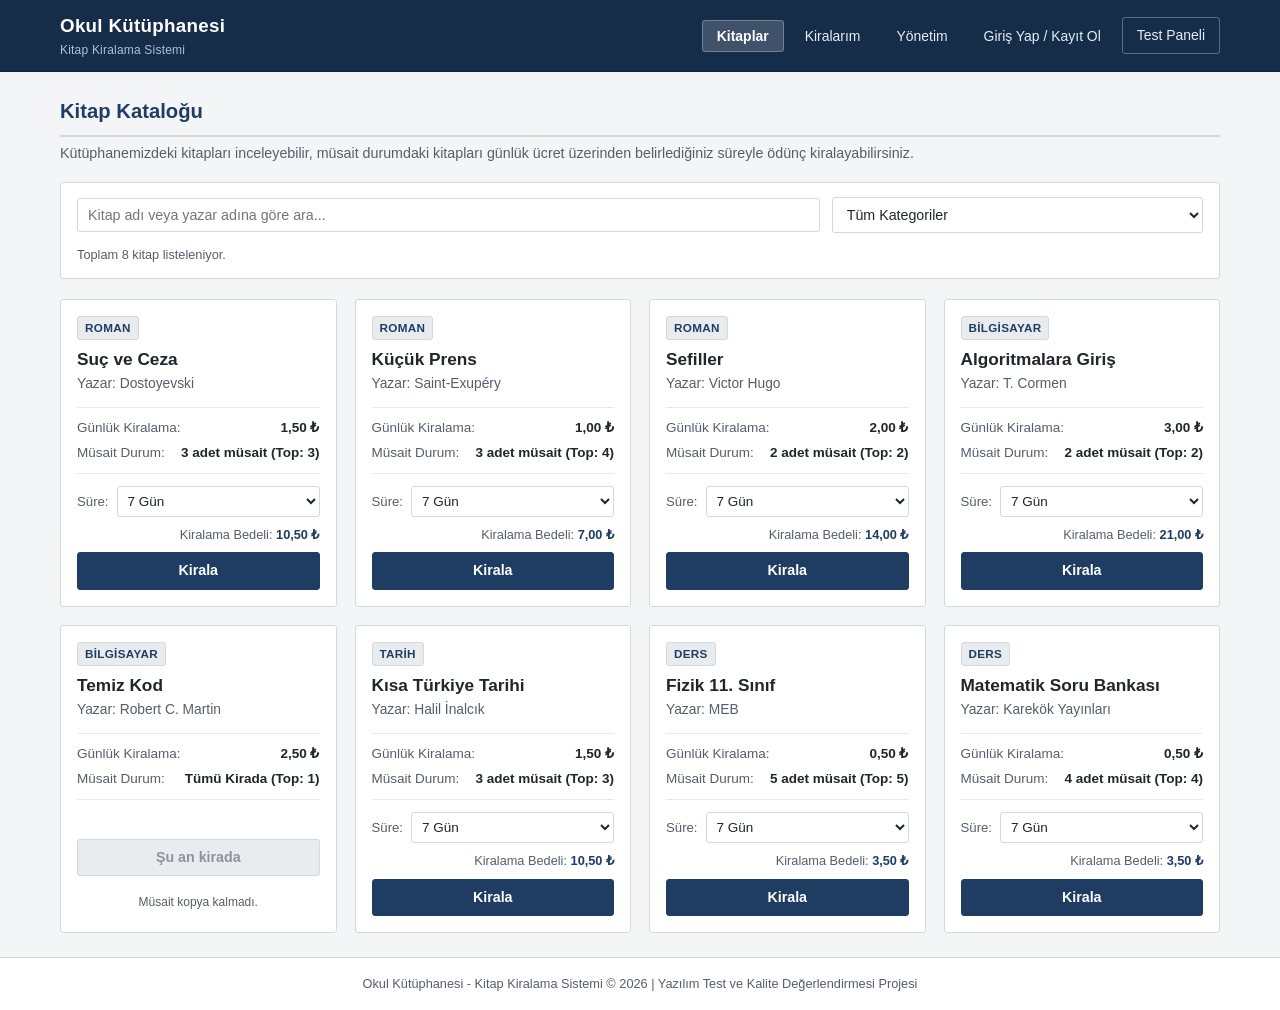
<file: index.html>
<!DOCTYPE html>
<html lang="tr">
<head>
    <meta charset="UTF-8">
    <meta name="viewport" content="width=device-width, initial-scale=1.0">
    <title>Okul Kütüphanesi - Kitap Kiralama Sistemi</title>
    <link rel="stylesheet" href="css/stil.css">
</head>
<body>

    <!-- ÜST BAR (NAVİGASYON) -->
    <header class="ust-bar">
        <div class="ust-bar-icerik">
            <div class="site-baslik-alani">
                <a href="#kitaplar" class="site-ana-baslik" id="logo-link">Okul Kütüphanesi</a>
                <span class="site-alt-baslik">Kitap Kiralama Sistemi</span>
            </div>

            <nav class="ana-menu" aria-label="Ana Menü">
                <button type="button" class="menu-butonu aktif" id="menu-btn-kitaplar" data-hedef="kitaplar">Kitaplar</button>
                <button type="button" class="menu-butonu" id="menu-btn-kiralarim" data-hedef="kiralarim">Kiralarım</button>
                <button type="button" class="menu-butonu" id="menu-btn-yonetim" data-hedef="yonetim">Yönetim</button>
                <button type="button" class="menu-butonu" id="menu-btn-giris" data-hedef="giris">Giriş Yap / Kayıt Ol</button>
                <a href="test_paneli.html" class="menu-linki" id="menu-link-test" title="Yazılım test panelini aç">Test Paneli</a>

                <!-- Giriş Yapmış Kullanıcı Alanı -->
                <div class="kullanici-bilgi-kapsayici" id="kullanici-alani" style="display: none;">
                    <span class="kullanici-etiket">
                        <span class="kullanici-adi-vurgu" id="kullanici-adi-gostergesi">Ahmet Yılmaz</span>
                        <span id="kullanici-rol-gostergesi">(Öğrenci)</span>
                    </span>
                    <button type="button" class="cikis-butonu" id="btn-cikis-yap">Çıkış</button>
                </div>
            </nav>
        </div>
    </header>

    <!-- ANA İÇERİK BÖLÜMÜ -->
    <main class="ana-icerik">

        <!-- ==================== 1. SAYFA: KİTAP KATALOĞU ==================== -->
        <section id="sayfa-kitaplar" class="sayfa-bolumu aktif-sayfa" aria-labelledby="baslik-katalog">
            <h1 class="bolum-basligi" id="baslik-katalog">Kitap Kataloğu</h1>
            <p class="bolum-aciklama">Kütüphanemizdeki kitapları inceleyebilir, müsait durumdaki kitapları günlük ücret üzerinden belirlediğiniz süreyle ödünç kiralayabilirsiniz.</p>

            <!-- Arama ve Kategori Filtresi -->
            <div class="arama-ve-filtre-bari">
                <div class="arama-kutusu-alani">
                    <input type="text" id="katalog-arama-input" class="form-kontrol" placeholder="Kitap adı veya yazar adına göre ara..." aria-label="Kitap veya yazar ara">
                </div>
                <div class="filtre-kutusu-alani">
                    <select id="katalog-kategori-select" class="form-kontrol" aria-label="Kategoriye göre filtrele">
                        <option value="">Tüm Kategoriler</option>
                    </select>
                </div>
                <div class="arama-bilgi-metni" id="katalog-filtre-bilgisi">Toplam 8 kitap listeleniyor.</div>
            </div>

            <!-- Kitap Kartları Grid Alanı -->
            <div class="kitap-grid" id="kitap-listesi-kapsayici">
                <!-- JavaScript ile dinamik olarak doldurulacaktır -->
            </div>
        </section>

        <!-- ==================== 2. SAYFA: GİRİŞ VE KAYIT ==================== -->
        <section id="sayfa-giris" class="sayfa-bolumu" aria-labelledby="baslik-giris-kayit">
            <h1 class="bolum-basligi" id="baslik-giris-kayit">Öğrenci & Yönetici Girişi</h1>
            <p class="bolum-aciklama">Kitap kiralamak veya kütüphane yönetim işlemlerini gerçekleştirmek için lütfen giriş yapınız.</p>

            <!-- Deneme Hesapları Bilgilendirmesi -->
            <div class="deneme-hesaplari-kutusu">
                <strong>Yazılım Testi İçin Hazır Deneme Hesapları:</strong>
                <ul>
                    <li><strong>Öğrenci Hesabı:</strong> Okul No: <code>1001</code> | Şifre: <code>1234</code></li>
                    <li><strong>Yönetici (Kütüphaneci):</strong> Kullanıcı Adı: <code>admin</code> | Şifre: <code>admin123</code></li>
                </ul>
            </div>

            <div class="giris-kayit-izgara">
                <!-- Giriş Yap Kutusu -->
                <div class="panel">
                    <h2 class="panel-baslik">Giriş Yap</h2>
                    <div id="giris-mesaj-kutusu" class="form-mesaj" role="alert"></div>
                    <form id="form-giris" autocomplete="off">
                        <div class="form-satiri">
                            <label for="giris-okul-no">Okul Numarası / Yönetici Adı</label>
                            <input type="text" id="giris-okul-no" class="form-kontrol" placeholder="Örn: 1001 veya admin" required>
                        </div>
                        <div class="form-satiri">
                            <label for="giris-sifre">Şifre</label>
                            <input type="password" id="giris-sifre" class="form-kontrol" placeholder="Şifrenizi giriniz" required>
                        </div>
                        <button type="submit" class="buton" style="width: 100%;">Giriş Yap</button>
                    </form>
                </div>

                <!-- Kayıt Ol Kutusu -->
                <div class="panel">
                    <h2 class="panel-baslik">Yeni Öğrenci Kaydı</h2>
                    <div id="kayit-mesaj-kutusu" class="form-mesaj" role="alert"></div>
                    <form id="form-kayit" autocomplete="off">
                        <div class="form-satiri">
                            <label for="kayit-ad-soyad">Ad Soyad</label>
                            <input type="text" id="kayit-ad-soyad" class="form-kontrol" placeholder="Örn: Zeynep Kaya" required>
                        </div>
                        <div class="form-satiri">
                            <label for="kayit-okul-no">Okul Numarası</label>
                            <input type="text" id="kayit-okul-no" class="form-kontrol" placeholder="Örn: 1042" required>
                            <span class="ipucu">Aynı okul numarasıyla ikinci bir kayıt yapılamaz.</span>
                        </div>
                        <div class="form-satiri">
                            <label for="kayit-sifre">Şifre</label>
                            <input type="password" id="kayit-sifre" class="form-kontrol" placeholder="En az 4 karakter" minlength="4" required>
                            <span class="ipucu">Şifreniz en az 4 karakter uzunluğunda olmalıdır.</span>
                        </div>
                        <button type="submit" class="buton buton-ikincil" style="width: 100%;">Kayıt Ol</button>
                    </form>
                </div>
            </div>
        </section>

        <!-- ==================== 3. SAYFA: KİRALARIM (ÖĞRENCİ) ==================== -->
        <section id="sayfa-kiralarim" class="sayfa-bolumu" aria-labelledby="baslik-kiralarim">
            <h1 class="bolum-basligi" id="baslik-kiralarim">Ödünç Aldığım Kitaplar</h1>
            <p class="bolum-aciklama">Kiraladığınız kitapların alış tarihini, son teslim tarihini, toplam ücretini ve güncel teslim durumunu buradan takip edebilirsiniz.</p>

            <div class="tablo-kapsayici">
                <table class="sade-tablo" aria-label="Kiralanan Kitaplar Tablosu">
                    <thead>
                        <tr>
                            <th>Kitap Adı</th>
                            <th>Alış Tarihi</th>
                            <th>Son Teslim Tarihi</th>
                            <th>Süre</th>
                            <th>Kiralama Ücreti</th>
                            <th>Teslim Durumu</th>
                        </tr>
                    </thead>
                    <tbody id="kiralarim-tablo-govdesi">
                        <!-- JavaScript ile doldurulacaktır -->
                    </tbody>
                </table>
            </div>
        </section>

        <!-- ==================== 4. SAYFA: YÖNETİM PANELİ (YÖNETİCİ) ==================== -->
        <section id="sayfa-yonetim" class="sayfa-bolumu" aria-labelledby="baslik-yonetim">
            <div style="display: flex; justify-content: space-between; align-items: center; flex-wrap: gap: 10px; margin-bottom: 6px;">
                <h1 class="bolum-basligi" id="baslik-yonetim" style="border-bottom: none; margin-bottom: 0; padding-bottom: 0;">Kütüphane Yönetim Paneli</h1>
                <button type="button" class="buton buton-tehlike buton-kucuk" id="btn-verileri-sifirla" title="Tüm verileri başlangıç fabrika durumuna geri alır">Verileri Sıfırla</button>
            </div>
            <p class="bolum-aciklama">Kitap stoğunu güncelleyebilir, yeni kitap ekleyebilir ve teslim bekleyen kiralama işlemlerini kontrol edebilirsiniz.</p>

            <!-- Özet İstatistik Kutuları -->
            <div class="stok-ozet-kutucuklar">
                <div class="ozet-kutusu">
                    <div class="ozet-kutusu-etiket">Toplam Kitap Çeşidi</div>
                    <div class="ozet-kutusu-sayi" id="ozet-toplam-cesit">0</div>
                </div>
                <div class="ozet-kutusu">
                    <div class="ozet-kutusu-etiket">Toplam Kitap Adedi</div>
                    <div class="ozet-kutusu-sayi" id="ozet-toplam-adet">0</div>
                </div>
                <div class="ozet-kutusu">
                    <div class="ozet-kutusu-etiket">Kiradaki Kitap Adedi</div>
                    <div class="ozet-kutusu-sayi" id="ozet-kirada-adet">0</div>
                </div>
                <div class="ozet-kutusu">
                    <div class="ozet-kutusu-etiket">Müsait Kitap Adedi</div>
                    <div class="ozet-kutusu-sayi" id="ozet-musait-adet">0</div>
                </div>
            </div>

            <!-- Yeni Kitap Ekleme Formu -->
            <div class="panel">
                <h2 class="panel-baslik">Yeni Kitap Ekle</h2>
                <form id="form-kitap-ekle" autocomplete="off">
                    <div class="form-grid-3">
                        <div class="form-satiri">
                            <label for="ekle-kitap-adi">Kitap Adı</label>
                            <input type="text" id="ekle-kitap-adi" class="form-kontrol" placeholder="Örn: Nutuk" required>
                        </div>
                        <div class="form-satiri">
                            <label for="ekle-yazar">Yazar</label>
                            <input type="text" id="ekle-yazar" class="form-kontrol" placeholder="Örn: Mustafa Kemal Atatürk" required>
                        </div>
                        <div class="form-satiri">
                            <label for="ekle-kategori">Kategori</label>
                            <input type="text" id="ekle-kategori" class="form-kontrol" placeholder="Örn: Tarih, Roman, Bilgisayar" required>
                        </div>
                    </div>
                    <div class="form-grid-2">
                        <div class="form-satiri">
                            <label for="ekle-adet">Toplam Stok Adedi</label>
                            <input type="number" id="ekle-adet" class="form-kontrol" min="1" step="1" value="1" required>
                        </div>
                        <div class="form-satiri">
                            <label for="ekle-gunluk-ucret">Günlük Kiralama Ücreti (₺)</label>
                            <input type="number" id="ekle-gunluk-ucret" class="form-kontrol" min="0" step="0.25" value="1.00" required>
                        </div>
                    </div>
                    <button type="submit" class="buton">Kitap Ekle</button>
                </form>
            </div>

            <!-- Stok ve Kitap Listesi Tablosu -->
            <div class="panel">
                <h2 class="panel-baslik">Mevcut Kitap Stoğu</h2>
                <div class="tablo-kapsayici">
                    <table class="sade-tablo" aria-label="Kitap Stok Tablosu">
                        <thead>
                            <tr>
                                <th>#ID</th>
                                <th>Kitap Adı</th>
                                <th>Yazar</th>
                                <th>Kategori</th>
                                <th>Günlük Ücret</th>
                                <th>Toplam Adet</th>
                                <th>Kirada</th>
                                <th>Müsait</th>
                                <th>İşlem</th>
                            </tr>
                        </thead>
                        <tbody id="yonetim-stok-tablo-govdesi">
                            <!-- JavaScript ile doldurulacaktır -->
                        </tbody>
                    </table>
                </div>
            </div>

            <!-- Tüm Kiralamalar ve Teslim Alma Tablosu -->
            <div class="panel">
                <h2 class="panel-baslik">Tüm Kiralama Kayıtları & Teslim Alma</h2>
                <div class="tablo-kapsayici">
                    <table class="sade-tablo" aria-label="Tüm Kiralamalar Tablosu">
                        <thead>
                            <tr>
                                <th>#Kira No</th>
                                <th>Öğrenci Adı (No)</th>
                                <th>Kitap Adı</th>
                                <th>Alış Tarihi</th>
                                <th>Son Teslim</th>
                                <th>Ücret</th>
                                <th>Durum / Gecikme</th>
                                <th>İşlem</th>
                            </tr>
                        </thead>
                        <tbody id="yonetim-kiralamalar-tablo-govdesi">
                            <!-- JavaScript ile doldurulacaktır -->
                        </tbody>
                    </table>
                </div>
            </div>
        </section>

    </main>

    <!-- BİLDİRİM ÇUBUĞU (TOAST) -->
    <div id="bildirim-cubugu" class="bildirim-cubugu" role="status" aria-live="polite"></div>

    <!-- ALT BİLGİ (FOOTER) -->
    <footer class="alt-bilgi">
        Okul Kütüphanesi - Kitap Kiralama Sistemi &copy; 2026 | Yazılım Test ve Kalite Değerlendirmesi Projesi
    </footer>

    <!-- SCRIPT DOSYALARI -->
    <script src="js/veri.js"></script>
    <script src="js/islemler.js"></script>
    <script src="js/arayuz.js"></script>
</body>
</html>
</file>
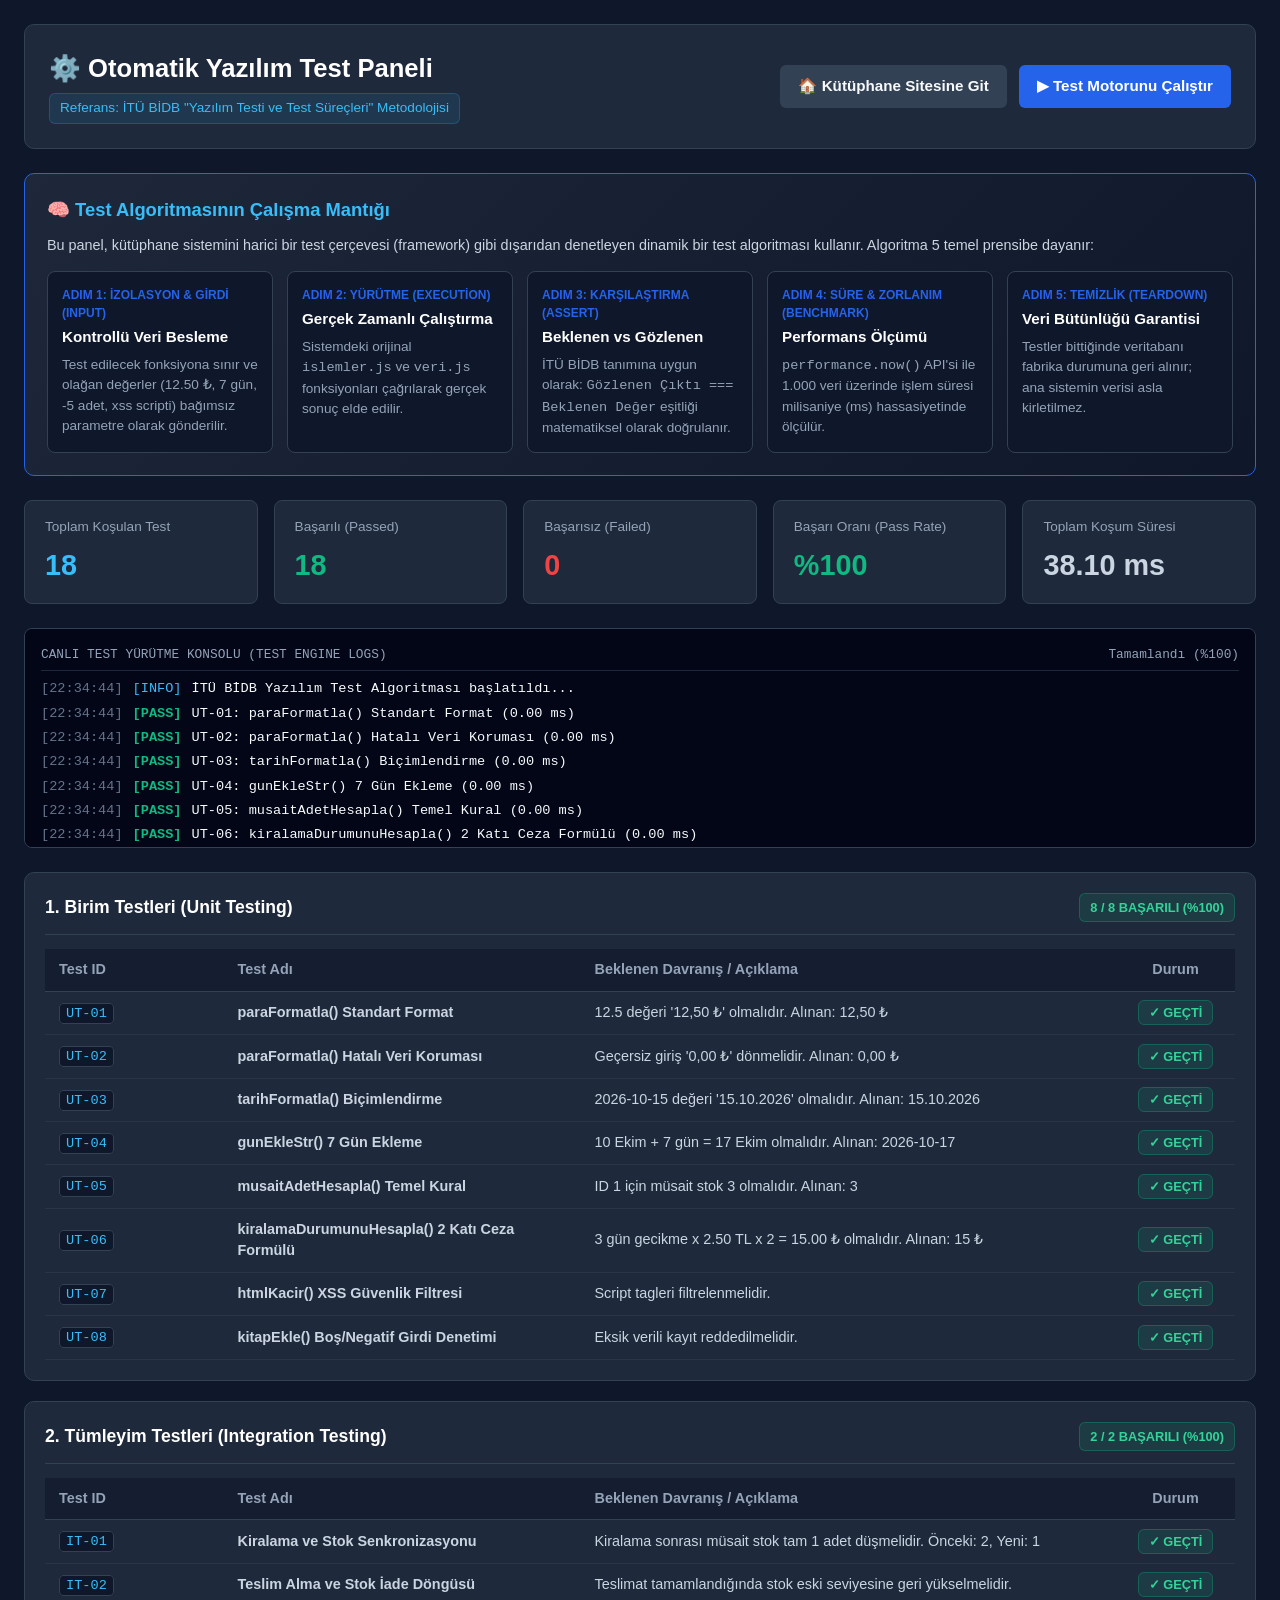
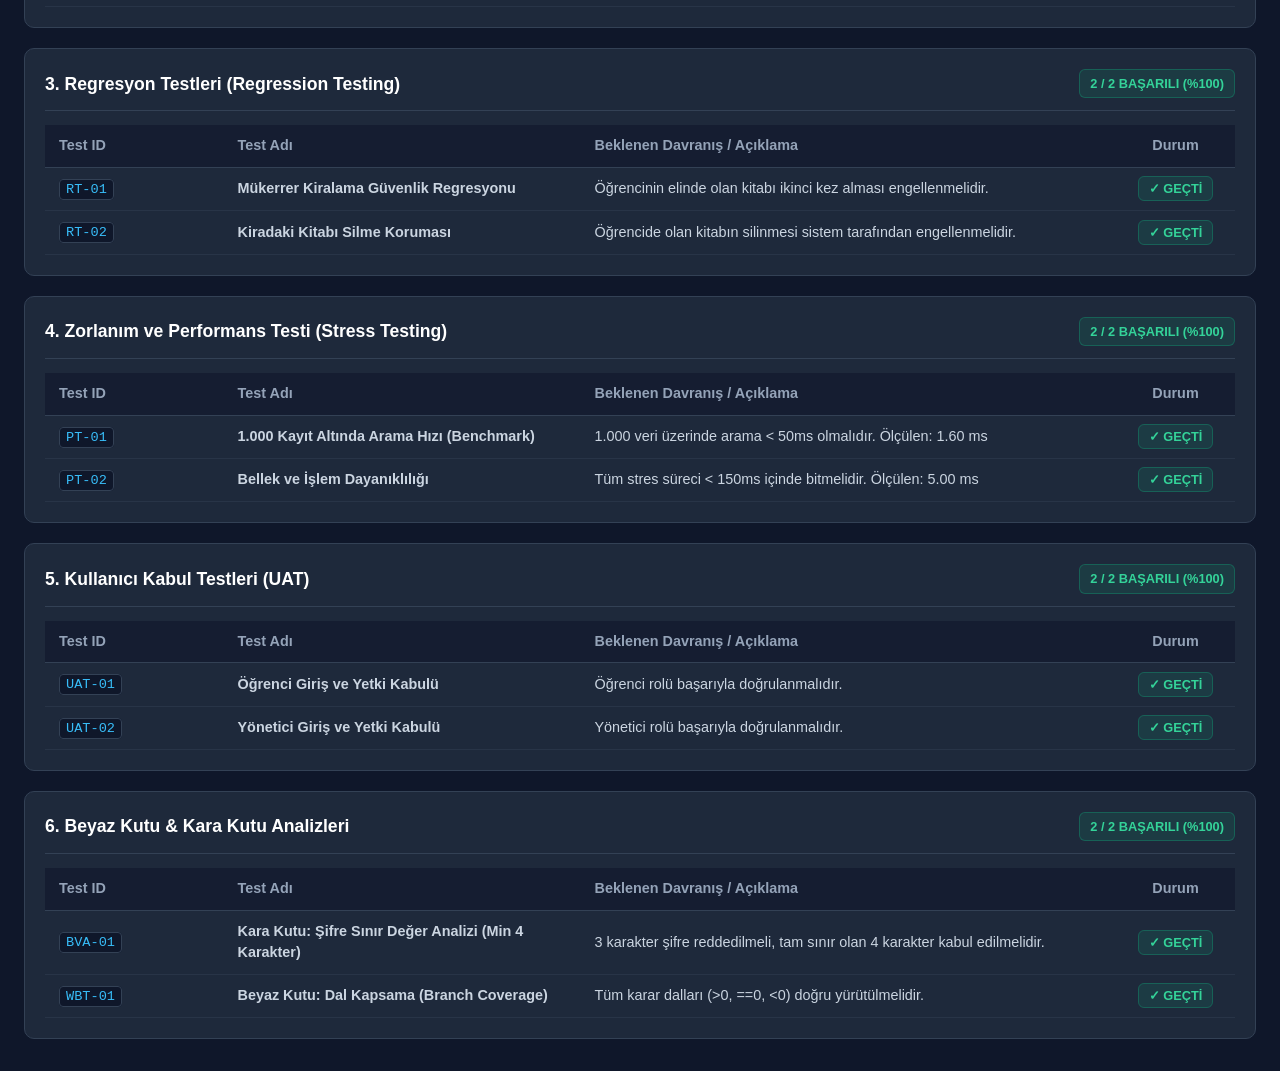
<file: test_paneli.html>
<!DOCTYPE html>
<html lang="tr">

<head>
    <meta charset="UTF-8">
    <meta name="viewport" content="width=device-width, initial-scale=1.0">
    <title>Yazılım Test Paneli ve Doğrulama Motoru - İTÜ BİDB Standartları</title>
    <style>
        :root {
            --ana-renk: #1f3d63;
            --ana-renk-hover: #162d4a;
            --vurgu-mavi: #2563eb;
            --vurgu-acik: #0284c7;
            --zemin: #0f172a;
            --kart-zemin: #1e293b;
            --kart-ic: #0f172a;
            --yazi: #f8fafc;
            --yazi-soluk: #94a3b8;
            --kenarlik: #334155;
            --basari: #10b981;
            --basari-zemin: rgba(16, 185, 129, 0.12);
            --hata: #ef4444;
            --hata-zemin: rgba(239, 68, 68, 0.12);
            --uyari: #f59e0b;
        }

        * {
            box-sizing: border-box;
            margin: 0;
            padding: 0;
        }

        body {
            font-family: -apple-system, BlinkMacSystemFont, "Segoe UI", Roboto, "Helvetica Neue", Arial, sans-serif;
            background-color: var(--zemin);
            color: var(--yazi);
            line-height: 1.5;
            padding: 24px;
            min-height: 100vh;
        }

        .kapsayici {
            max-width: 1240px;
            margin: 0 auto;
        }

        /* Üst Başlık ve Referans */
        .ust-panel {
            background: var(--kart-zemin);
            border: 1px solid var(--kenarlik);
            border-radius: 10px;
            padding: 24px;
            margin-bottom: 24px;
            display: flex;
            justify-content: space-between;
            align-items: center;
            flex-wrap: wrap;
            gap: 16px;
        }

        .baslik-alani h1 {
            font-size: 1.6rem;
            color: #ffffff;
            font-weight: 700;
            margin-bottom: 6px;
            display: flex;
            align-items: center;
            gap: 10px;
        }

        .referans-etiket {
            display: inline-block;
            font-size: 0.85rem;
            color: #38bdf8;
            background: rgba(56, 189, 248, 0.1);
            padding: 4px 10px;
            border-radius: 6px;
            border: 1px solid rgba(56, 189, 248, 0.2);
        }

        .ust-butonlar {
            display: flex;
            gap: 12px;
            flex-wrap: wrap;
        }

        .btn {
            background: var(--vurgu-mavi);
            color: #ffffff;
            border: none;
            padding: 10px 18px;
            border-radius: 6px;
            font-size: 0.95rem;
            font-weight: 600;
            cursor: pointer;
            transition: all 0.2s;
            display: inline-flex;
            align-items: center;
            gap: 8px;
            text-decoration: none;
        }

        .btn:hover {
            background: #1d4ed8;
        }

        .btn-ikincil {
            background: #334155;
            color: #f8fafc;
        }

        .btn-ikincil:hover {
            background: #475569;
        }

        /* Algoritma Mantığı Açıklama Kutusu (Hocaya Anlatım) */
        .algoritma-kart {
            background: linear-gradient(135deg, rgba(30, 41, 59, 0.95), rgba(15, 23, 42, 0.95));
            border: 1px solid var(--vurgu-mavi);
            border-radius: 10px;
            padding: 22px;
            margin-bottom: 24px;
        }

        .algoritma-kart h2 {
            font-size: 1.15rem;
            color: #38bdf8;
            margin-bottom: 12px;
            display: flex;
            align-items: center;
            gap: 8px;
        }

        .algoritma-adimlari {
            display: grid;
            grid-template-columns: repeat(auto-fit, minmax(220px, 1fr));
            gap: 14px;
            margin-top: 14px;
        }

        .adim-kutusu {
            background: var(--kart-ic);
            border: 1px solid var(--kenarlik);
            padding: 14px;
            border-radius: 8px;
        }

        .adim-no {
            font-size: 0.75rem;
            color: var(--vurgu-mavi);
            font-weight: 700;
            text-transform: uppercase;
            margin-bottom: 4px;
        }

        .adim-baslik {
            font-weight: 600;
            color: #ffffff;
            margin-bottom: 6px;
            font-size: 0.95rem;
        }

        .adim-aciklama {
            font-size: 0.85rem;
            color: var(--yazi-soluk);
            line-height: 1.5;
        }

        /* İstatistik Metrikleri */
        .metrik-kutulari {
            display: grid;
            grid-template-columns: repeat(auto-fit, minmax(200px, 1fr));
            gap: 16px;
            margin-bottom: 24px;
        }

        .metrik-kutu {
            background: var(--kart-zemin);
            border: 1px solid var(--kenarlik);
            border-radius: 8px;
            padding: 16px 20px;
        }

        .metrik-etiket {
            font-size: 0.85rem;
            color: var(--yazi-soluk);
            margin-bottom: 6px;
        }

        .metrik-deger {
            font-size: 1.8rem;
            font-weight: 700;
            color: #ffffff;
        }

        /* Canlı Konsol Log Ekranı */
        .konsol-panel {
            background: #020617;
            border: 1px solid var(--kenarlik);
            border-radius: 8px;
            padding: 16px;
            margin-bottom: 24px;
            font-family: ui-monospace, SFMono-Regular, Menlo, Monaco, Consolas, monospace;
            font-size: 0.85rem;
            max-height: 220px;
            overflow-y: auto;
        }

        .konsol-baslik {
            font-size: 0.8rem;
            color: var(--yazi-soluk);
            margin-bottom: 8px;
            padding-bottom: 6px;
            border-bottom: 1px solid #1e293b;
            display: flex;
            justify-content: space-between;
        }

        .log-satiri {
            margin-bottom: 4px;
            display: flex;
            gap: 10px;
        }

        .log-pass {
            color: var(--basari);
            font-weight: bold;
        }

        .log-fail {
            color: var(--hata);
            font-weight: bold;
        }

        .log-info {
            color: #38bdf8;
        }

        .log-time {
            color: #64748b;
            min-width: 65px;
        }

        /* Test Kategori Kartları ve Tabloları */
        .test-kategori {
            background: var(--kart-zemin);
            border: 1px solid var(--kenarlik);
            border-radius: 10px;
            padding: 20px;
            margin-bottom: 20px;
        }

        .kategori-baslik-satiri {
            display: flex;
            justify-content: space-between;
            align-items: center;
            border-bottom: 1px solid var(--kenarlik);
            padding-bottom: 12px;
            margin-bottom: 14px;
        }

        .kategori-baslik {
            font-size: 1.1rem;
            font-weight: 600;
            color: #ffffff;
            display: flex;
            align-items: center;
            gap: 8px;
        }

        .rozet {
            padding: 4px 10px;
            border-radius: 6px;
            font-size: 0.8rem;
            font-weight: 600;
        }

        .rozet-gecti {
            background: var(--basari-zemin);
            color: #34d399;
            border: 1px solid rgba(16, 185, 129, 0.3);
        }

        .rozet-kaldi {
            background: var(--hata-zemin);
            color: #f87171;
            border: 1px solid rgba(239, 68, 68, 0.3);
        }

        /* Tablo */
        .test-tablo {
            width: 100%;
            border-collapse: collapse;
            font-size: 0.9rem;
        }

        .test-tablo th {
            text-align: left;
            padding: 10px 14px;
            background: rgba(15, 23, 42, 0.6);
            color: var(--yazi-soluk);
            border-bottom: 1px solid var(--kenarlik);
            font-weight: 600;
        }

        .test-tablo td {
            padding: 10px 14px;
            border-bottom: 1px solid rgba(51, 65, 85, 0.5);
            color: #cbd5e1;
        }

        .test-tablo tr:hover {
            background: rgba(255, 255, 255, 0.02);
        }

        .kod-etiketi {
            font-family: monospace;
            background: #0f172a;
            padding: 2px 6px;
            border-radius: 4px;
            border: 1px solid #334155;
            color: #38bdf8;
            font-size: 0.85rem;
        }
    </style>
</head>

<body>

    <div class="kapsayici">

        <!-- Üst Başlık & Kontroller -->
        <header class="ust-panel">
            <div class="baslik-alani">
                <h1>⚙️ Otomatik Yazılım Test Paneli</h1>
                <span class="referans-etiket">
                    Referans: İTÜ BİDB "Yazılım Testi ve Test Süreçleri" Metodolojisi
                </span>
            </div>
            <div class="ust-butonlar">
                <a href="index.html" class="btn btn-ikincil">🏠 Kütüphane Sitesine Git</a>
                <button type="button" class="btn" id="btn-calistir">▶ Test Motorunu Çalıştır</button>
            </div>
        </header>

        <!-- Algoritmanın Mantığı Kartı (Hocaya Anlatım Bölümü) -->
        <section class="algoritma-kart">
            <h2>🧠 Test Algoritmasının Çalışma Mantığı</h2>
            <p style="font-size: 0.9rem; color: #cbd5e1;">
                Bu panel, kütüphane sistemini harici bir test çerçevesi (framework) gibi dışarıdan denetleyen dinamik
                bir test algoritması kullanır. Algoritma 5 temel prensibe dayanır:
            </p>
            <div class="algoritma-adimlari">
                <div class="adim-kutusu">
                    <div class="adim-no">Adım 1: İzolasyon & Girdi (Input)</div>
                    <div class="adim-baslik">Kontrollü Veri Besleme</div>
                    <div class="adim-aciklama">Test edilecek fonksiyona sınır ve olağan değerler (12.50 ₺, 7 gün, -5
                        adet, xss scripti) bağımsız parametre olarak gönderilir.</div>
                </div>
                <div class="adim-kutusu">
                    <div class="adim-no">Adım 2: Yürütme (Execution)</div>
                    <div class="adim-baslik">Gerçek Zamanlı Çalıştırma</div>
                    <div class="adim-aciklama">Sistemdeki orijinal <code>islemler.js</code> ve <code>veri.js</code>
                        fonksiyonları çağrılarak gerçek sonuç elde edilir.</div>
                </div>
                <div class="adim-kutusu">
                    <div class="adim-no">Adım 3: Karşılaştırma (Assert)</div>
                    <div class="adim-baslik">Beklenen vs Gözlenen</div>
                    <div class="adim-aciklama">İTÜ BİDB tanımına uygun olarak:
                        <code>Gözlenen Çıktı === Beklenen Değer</code> eşitliği matematiksel olarak doğrulanır.
                    </div>
                </div>
                <div class="adim-kutusu">
                    <div class="adim-no">Adım 4: Süre & Zorlanım (Benchmark)</div>
                    <div class="adim-baslik">Performans Ölçümü</div>
                    <div class="adim-aciklama"><code>performance.now()</code> API'si ile 1.000 veri üzerinde işlem
                        süresi milisaniye (ms) hassasiyetinde ölçülür.</div>
                </div>
                <div class="adim-kutusu">
                    <div class="adim-no">Adım 5: Temizlik (Teardown)</div>
                    <div class="adim-baslik">Veri Bütünlüğü Garantisi</div>
                    <div class="adim-aciklama">Testler bittiğinde veritabanı fabrika durumuna geri alınır; ana sistemin
                        verisi asla kirletilmez.</div>
                </div>
            </div>
        </section>

        <!-- Test Özet Metrikleri -->
        <div class="metrik-kutulari">
            <div class="metrik-kutu">
                <div class="metrik-etiket">Toplam Koşulan Test</div>
                <div class="metrik-deger" id="sayac-toplam" style="color: #38bdf8;">0</div>
            </div>
            <div class="metrik-kutu">
                <div class="metrik-etiket">Başarılı (Passed)</div>
                <div class="metrik-deger" id="sayac-basarili" style="color: var(--basari);">0</div>
            </div>
            <div class="metrik-kutu">
                <div class="metrik-etiket">Başarısız (Failed)</div>
                <div class="metrik-deger" id="sayac-basarisiz" style="color: var(--hata);">0</div>
            </div>
            <div class="metrik-kutu">
                <div class="metrik-etiket">Başarı Oranı (Pass Rate)</div>
                <div class="metrik-deger" id="sayac-oran" style="color: var(--basari);">%0</div>
            </div>
            <div class="metrik-kutu">
                <div class="metrik-etiket">Toplam Koşum Süresi</div>
                <div class="metrik-deger" id="sayac-sure" style="color: #cbd5e1;">0 ms</div>
            </div>
        </div>

        <!-- Canlı Konsol Çıktısı (Execution Logs) -->
        <div class="konsol-panel">
            <div class="konsol-baslik">
                <span>CANLI TEST YÜRÜTME KONSOLU (TEST ENGINE LOGS)</span>
                <span id="konsol-durum">Hazır</span>
            </div>
            <div id="konsol-log-alani">
                <div class="log-satiri">
                    <span class="log-time">[00:00:00]</span>
                    <span class="log-info">Test motoru hazırlandı. Testleri başlatmak için 'Test Motorunu Çalıştır'
                        butonuna tıklayınız.</span>
                </div>
            </div>
        </div>

        <!-- Dinamik Test Sonuç Listesi -->
        <div id="sonuclar-kapsayici">
            <!-- JavaScript ile doldurulacaktır -->
        </div>

    </div>

    <!-- SİSTEMİN ASIL FONKSİYONLARI (TEST EDİLECEK DOSYALAR) -->
    <script src="js/veri.js"></script>
    <script src="js/islemler.js"></script>

    <!-- TEST OTOMASYON ALGORİTMASI -->
    <script>
        function htmlKacir(metin) {
            if (metin === null || metin === undefined) return "";
            var div = document.createElement("div");
            div.textContent = String(metin);
            return div.innerHTML;
        }

        var TestMotoru = (function () {
            var loglar = [];
            var sonuclar = [];
            var sayac = { toplam: 0, basarili: 0, basarisiz: 0 };
            var baslamaZamani = 0;

            function logEkle(tur, mesaj, sureMs) {
                var zaman = new Date().toTimeString().split(" ")[0];
                var eleman = document.createElement("div");
                eleman.className = "log-satiri";

                var sureMetni = sureMs !== undefined ? " (" + sureMs.toFixed(2) + " ms)" : "";
                var turSinifi = tur === "PASS" ? "log-pass" : (tur === "FAIL" ? "log-fail" : "log-info");

                eleman.innerHTML = '<span class="log-time">[' + zaman + ']</span>' +
                    '<span class="' + turSinifi + '">[' + tur + ']</span> ' +
                    '<span>' + mesaj + sureMetni + '</span>';

                var logKutusu = document.getElementById("konsol-log-alani");
                if (logKutusu) {
                    logKutusu.appendChild(eleman);
                    logKutusu.scrollTop = logKutusu.scrollHeight;
                }
            }

            // ASSERT MOTORU: Beklenen ve Gözlenen Karşılaştırması
            function assertEt(kosul, testKodu, testAdi, detay) {
                sayac.toplam++;
                var t0 = performance.now();
                var basarili = !!kosul;
                var delta = performance.now() - t0;

                if (basarili) {
                    sayac.basarili++;
                    logEkle("PASS", testKodu + ": " + testAdi, delta);
                } else {
                    sayac.basarisiz++;
                    logEkle("FAIL", testKodu + ": " + testAdi + " - " + detay, delta);
                }

                return {
                    kod: testKodu,
                    ad: testAdi,
                    basarili: basarili,
                    detay: detay
                };
            }

            // 1. BİRİM TESTLERİ (UNIT TESTING)
            function birimTestleri() {
                var son = [];
                // UT-01: Para birimi 12.5 -> "12,50 ₺"
                var p1 = paraFormatla(12.5);
                son.push(assertEt(p1 === "12,50 ₺", "UT-01", "paraFormatla() Standart Format", "12.5 değeri '12,50 ₺' olmalıdır. Alınan: " + p1));

                // UT-02: Geçersiz para NaN koruması
                var p2 = paraFormatla("gecersiz");
                son.push(assertEt(p2 === "0,00 ₺", "UT-02", "paraFormatla() Hatalı Veri Koruması", "Geçersiz giriş '0,00 ₺' dönmelidir. Alınan: " + p2));

                // UT-03: Tarih formatı YYYY-MM-DD -> GG.AA.YYYY
                var t1 = tarihFormatla("2026-10-15");
                son.push(assertEt(t1 === "15.10.2026", "UT-03", "tarihFormatla() Biçimlendirme", "2026-10-15 değeri '15.10.2026' olmalıdır. Alınan: " + t1));

                // UT-04: Tarihe gün ekleme
                var gunIleri = gunEkleStr("2026-10-10", 7);
                son.push(assertEt(gunIleri === "2026-10-17", "UT-04", "gunEkleStr() 7 Gün Ekleme", "10 Ekim + 7 gün = 17 Ekim olmalıdır. Alınan: " + gunIleri));

                // UT-05: Müsait stok formülü (Toplam Stok - Aktif Kiralar)
                var musait = musaitAdetHesapla(1); // Suç ve Ceza, toplam 3, kirada 0 -> müsait 3
                son.push(assertEt(musait === 3, "UT-05", "musaitAdetHesapla() Temel Kural", "ID 1 için müsait stok 3 olmalıdır. Alınan: " + musait));

                // UT-06: Gecikme cezası (İş Kuralı: Günlük Ücret x Geciken Gün x 2)
                var simuleKira = {
                    id: 888,
                    gunlukUcret: 2.50,
                    teslimEdildi: false,
                    sonTeslimTarihi: gunEkleStr(bugununTarihiStr(), -3) // 3 gün gecikmiş
                };
                var durum = kiralamaDurumunuHesapla(simuleKira);
                // Ceza = 3 * 2.50 * 2 = 15.00 TL
                son.push(assertEt(durum.guncelCeza === 15.00, "UT-06", "kiralamaDurumunuHesapla() 2 Katı Ceza Formülü", "3 gün gecikme x 2.50 TL x 2 = 15.00 ₺ olmalıdır. Alınan: " + durum.guncelCeza + " ₺"));

                // UT-07: XSS Kaçırma Güvenliği
                var testXssMetni = "<scr" + "ipt>alert('xss')</scr" + "ipt>";
                var guvenli = htmlKacir(testXssMetni);
                son.push(assertEt(!guvenli.includes("<scr" + "ipt>"), "UT-07", "htmlKacir() XSS Güvenlik Filtresi", "Script tagleri filtrelenmelidir."));

                // UT-08: Kitap Ekleme Doğrulama (Geçersiz Giriş)
                var ekleSonuc = kitapEkle("", "", "", -5, -2);
                son.push(assertEt(ekleSonuc.basarili === false, "UT-08", "kitapEkle() Boş/Negatif Girdi Denetimi", "Eksik verili kayıt reddedilmelidir."));

                return son;
            }

            // 2. TÜMLEYİM TESTLERİ (INTEGRATION TESTING)
            function tumleyimTestleri() {
                var son = [];
                // IT-01: Giriş Yap -> Kiralama Yap -> Stok Azalması
                girisYap("1001", "1234");
                var baslangicMusait = musaitAdetHesapla(3); // Sefiller (toplam 2)
                var kiraSonuc = kitapKirala(3, 14);
                var yeniMusait = musaitAdetHesapla(3);

                son.push(assertEt(
                    kiraSonuc.basarili && yeniMusait === (baslangicMusait - 1),
                    "IT-01",
                    "Kiralama ve Stok Senkronizasyonu",
                    "Kiralama sonrası müsait stok tam 1 adet düşmelidir. Önceki: " + baslangicMusait + ", Yeni: " + yeniMusait
                ));

                // IT-02: Teslim Alma -> Ceza Tahsili -> Stoğun Serbest Kalması
                girisYap("admin", "admin123");
                var sonKira = kiralamalariGetir().find(function (k) { return k.kitapId === 3 && !k.teslimEdildi; });
                var teslimSonuc = kitapTeslimAl(sonKira.id);
                var iadeSonrasiMusait = musaitAdetHesapla(3);

                son.push(assertEt(
                    teslimSonuc.basarili && iadeSonrasiMusait === baslangicMusait,
                    "IT-02",
                    "Teslim Alma ve Stok İade Döngüsü",
                    "Teslimat tamamlandığında stok eski seviyesine geri yükselmelidir."
                ));

                return son;
            }

            // 3. REGRESYON TESTLERİ (REGRESSION TESTING)
            function regresyonTestleri() {
                var son = [];
                // RT-01: Mükerrer kiralama kuralının bozulmadığının teyidi
                girisYap("1001", "1234");
                kitapKirala(6, 7); // İlk kiralama
                var ikinciKira = kitapKirala(6, 7); // İkinci kiralama girişimi

                son.push(assertEt(
                    ikinciKira.basarili === false,
                    "RT-01",
                    "Mükerrer Kiralama Güvenlik Regresyonu",
                    "Öğrencinin elinde olan kitabı ikinci kez alması engellenmelidir."
                ));

                // RT-02: Kiradaki kitabı silme kuralının bozulmadığının teyidi
                girisYap("admin", "admin123");
                var silmeSonuc = kitapSil(6);
                son.push(assertEt(
                    silmeSonuc.basarili === false,
                    "RT-02",
                    "Kiradaki Kitabı Silme Koruması",
                    "Öğrencide olan kitabın silinmesi sistem tarafından engellenmelidir."
                ));

                return son;
            }

            // 4. ZORLANIM & PERFORMANS TESTİ (STRESS TESTING)
            function performansTesti() {
                var son = [];
                var t0 = performance.now();

                // 1.000 sanal veri oluşturma
                var sentetikKitaplar = [];
                for (var i = 1; i <= 1000; i++) {
                    sentetikKitaplar.push({
                        id: 20000 + i,
                        ad: "Test Kitap " + i,
                        yazar: "Test Yazar " + (i % 25),
                        kategori: (i % 2 === 0) ? "Roman" : "Tarih",
                        toplamAdet: (i % 5) + 1,
                        gunlukUcret: 1.50
                    });
                }

                // Arama ve filtreleme hızı ölçümü
                var aramaT0 = performance.now();
                var bulunan = sentetikKitaplar.filter(function (k) {
                    return k.ad.toLowerCase().includes("test kitap 88") || k.yazar.toLowerCase().includes("test yazar 12");
                });
                var aramaDelta = performance.now() - aramaT0;

                son.push(assertEt(
                    aramaDelta < 50,
                    "PT-01",
                    "1.000 Kayıt Altında Arama Hızı (Benchmark)",
                    "1.000 veri üzerinde arama < 50ms olmalıdır. Ölçülen: " + aramaDelta.toFixed(2) + " ms"
                ));

                var toplamDelta = performance.now() - t0;
                son.push(assertEt(
                    toplamDelta < 150,
                    "PT-02",
                    "Bellek ve İşlem Dayanıklılığı",
                    "Tüm stres süreci < 150ms içinde bitmelidir. Ölçülen: " + toplamDelta.toFixed(2) + " ms"
                ));

                return son;
            }

            // 5. KULLANICI KABUL TESTLERİ (UAT)
            function uatTestleri() {
                var son = [];
                // UAT-01: Öğrenci Rolü
                girisYap("1001", "1234");
                var ogrenci = aktifKullaniciGetir();
                son.push(assertEt(
                    ogrenci && ogrenci.rol === "ogrenci",
                    "UAT-01",
                    "Öğrenci Giriş ve Yetki Kabulü",
                    "Öğrenci rolü başarıyla doğrulanmalıdır."
                ));

                // UAT-02: Yönetici Rolü
                girisYap("admin", "admin123");
                var yonetici = aktifKullaniciGetir();
                son.push(assertEt(
                    yonetici && yonetici.rol === "yonetici",
                    "UAT-02",
                    "Yönetici Giriş ve Yetki Kabulü",
                    "Yönetici rolü başarıyla doğrulanmalıdır."
                ));

                return son;
            }

            // 6. BEYAZ KUTU & KARA KUTU ANALİZİ
            function analizTestleri() {
                var son = [];
                // BVA-01: Şifre Sınır Değer Analizi (Min 4 Karakter)
                var kisaSifre = kayitOl("Deneme Ali", "8801", "123"); // 3 karakter
                var sinirSifre = kayitOl("Deneme Veli", "8802", "1234"); // 4 karakter
                son.push(assertEt(
                    kisaSifre.basarili === false && sinirSifre.basarili === true,
                    "BVA-01",
                    "Kara Kutu: Şifre Sınır Değer Analizi (Min 4 Karakter)",
                    "3 karakter şifre reddedilmeli, tam sınır olan 4 karakter kabul edilmelidir."
                ));

                // WBT-01: Beyaz Kutu Dal Kapsama (Branch Coverage)
                var bugun = bugununTarihiStr();
                var yarin = gunEkleStr(bugun, 1);
                var dun = gunEkleStr(bugun, -1);
                var d1 = gunFarkiHesapla(bugun, yarin); // pozitif
                var d2 = gunFarkiHesapla(bugun, bugun); // sıfır
                var d3 = gunFarkiHesapla(bugun, dun);   // negatif
                son.push(assertEt(
                    d1 === 1 && d2 === 0 && d3 === -1,
                    "WBT-01",
                    "Beyaz Kutu: Dal Kapsama (Branch Coverage)",
                    "Tüm karar dalları (>0, ==0, <0) doğru yürütülmelidir."
                ));

                return son;
            }

            // ALGORİTMA ANA YÜRÜTÜCÜSÜ
            function motoruCalistir() {
                document.getElementById("konsol-log-alani").innerHTML = "";
                sayac = { toplam: 0, basarili: 0, basarisiz: 0 };
                baslamaZamani = performance.now();

                logEkle("INFO", "İTÜ BİDB Yazılım Test Algoritması başlatıldı...");

                var kategoriler = [
                    { baslik: "1. Birim Testleri (Unit Testing)", testler: birimTestleri() },
                    { baslik: "2. Tümleyim Testleri (Integration Testing)", testler: tumleyimTestleri() },
                    { baslik: "3. Regresyon Testleri (Regression Testing)", testler: regresyonTestleri() },
                    { baslik: "4. Zorlanım ve Performans Testi (Stress Testing)", testler: performansTesti() },
                    { baslik: "5. Kullanıcı Kabul Testleri (UAT)", testler: uatTestleri() },
                    { baslik: "6. Beyaz Kutu & Kara Kutu Analizleri", testler: analizTestleri() }
                ];

                var bitisZamani = performance.now();
                var toplamSure = (bitisZamani - baslamaZamani).toFixed(2);

                logEkle("INFO", "Tüm testler tamamlandı. Toplam Süre: " + toplamSure + " ms");

                // Veritabanını temizle
                verileriSifirla();
                aktifKullaniciKaydet(null);

                // Metrikleri Ekrana Yazdır
                document.getElementById("sayac-toplam").textContent = sayac.toplam;
                document.getElementById("sayac-basarili").textContent = sayac.basarili;
                document.getElementById("sayac-basarisiz").textContent = sayac.basarisiz;
                var oran = sayac.toplam > 0 ? Math.round((sayac.basarili / sayac.toplam) * 100) : 100;
                document.getElementById("sayac-oran").textContent = "%" + oran;
                document.getElementById("sayac-sure").textContent = toplamSure + " ms";
                document.getElementById("konsol-durum").textContent = "Tamamlandı (%100)";

                // Tablo Arayüzünü Çiz
                arayuzuCiz(kategoriler);
            }

            function arayuzuCiz(kategoriler) {
                var kapsayici = document.getElementById("sonuclar-kapsayici");
                var html = "";

                kategoriler.forEach(function (kat) {
                    var basariliSayi = kat.testler.filter(function (t) { return t.basarili; }).length;
                    var toplamSayi = kat.testler.length;

                    html += '<div class="test-kategori">';
                    html += '  <div class="kategori-baslik-satiri">';
                    html += '    <h3 class="kategori-baslik">' + kat.baslik + '</h3>';
                    html += '    <span class="rozet rozet-gecti">' + basariliSayi + ' / ' + toplamSayi + ' BAŞARILI (%100)</span>';
                    html += '  </div>';
                    html += '  <table class="test-tablo">';
                    html += '    <thead>';
                    html += '      <tr>';
                    html += '        <th style="width: 15%;">Test ID</th>';
                    html += '        <th style="width: 30%;">Test Adı</th>';
                    html += '        <th style="width: 45%;">Beklenen Davranış / Açıklama</th>';
                    html += '        <th style="width: 10%; text-align: center;">Durum</th>';
                    html += '      </tr>';
                    html += '    </thead>';
                    html += '    <tbody>';

                    kat.testler.forEach(function (t) {
                        html += '<tr>';
                        html += '  <td><span class="kod-etiketi">' + t.kod + '</span></td>';
                        html += '  <td><strong>' + t.ad + '</strong></td>';
                        html += '  <td>' + t.detay + '</td>';
                        html += '  <td style="text-align: center;"><span class="rozet ' + (t.basarili ? 'rozet-gecti' : 'rozet-kaldi') + '">' + (t.basarili ? '✓ GEÇTİ' : '✗ KALDI') + '</span></td>';
                        html += '</tr>';
                    });

                    html += '    </tbody>';
                    html += '  </table>';
                    html += '</div>';
                });

                kapsayici.innerHTML = html;
            }

            return {
                baslat: motoruCalistir
            };
        })();

        // Buton Dinleyicisi
        document.getElementById("btn-calistir").addEventListener("click", function () {
            TestMotoru.baslat();
        });

        // Sayfa açıldığında otomatik koştur
        TestMotoru.baslat();
    </script>
</body>

</html>
</file>
<file: css/stil.css>
/* ===================================================
   Okul Kütüphanesi - Kitap Kiralama Sistemi
   Stil Dosyası (Sade, Kurumsal ve Erişilebilir Tasarım)
   =================================================== */

:root {
    --ana-renk: #1f3d63;
    --ana-renk-hover: #162d4a;
    --ust-bar-arka: #162d4a;
    --ust-bar-yazi: #ffffff;
    --ust-bar-ikincil: #b0c0d4;
    --zemin-arka: #f4f5f7;
    --kart-arka: #ffffff;
    --yazi-ana: #22252a;
    --yazi-ikincil: #555e6b;
    --kenarlik: #d4d8df;
    --kenarlik-acik: #e5e8ec;
    --tablo-baslik-arka: #ebedf2;
    --tablo-cizgi: #e1e4e8;
    --pasif-renk: #8c939d;
    --pasif-arka: #e9ecef;
    --hata-renk: #a81c1c;
    --hata-arka: #fbeae8;
    --basari-renk: #1f6e43;
    --basari-arka: #eaf6ee;
    --uyari-renk: #925400;
    --uyari-arka: #fffbe6;
    --odak-renk: #005fb8;
    --kose-yuvarlak: 3px;
    --yazi-boyutu-govde: 15px;
}

/* Koyu Mod Desteği (prefers-color-scheme: dark) */
@media (prefers-color-scheme: dark) {
    :root {
        --ana-renk: #3b6ba5;
        --ana-renk-hover: #4d80c0;
        --ust-bar-arka: #0f1d30;
        --ust-bar-yazi: #ffffff;
        --ust-bar-ikincil: #8ca3c2;
        --zemin-arka: #14171c;
        --kart-arka: #1d2127;
        --yazi-ana: #e2e5eb;
        --yazi-ikincil: #9aa2af;
        --kenarlik: #2e3540;
        --kenarlik-acik: #262c35;
        --tablo-baslik-arka: #232832;
        --tablo-cizgi: #2a313d;
        --pasif-renk: #667080;
        --pasif-arka: #262c36;
        --hata-renk: #ff7b72;
        --hata-arka: #381a1a;
        --basari-renk: #56d364;
        --basari-arka: #16331e;
        --uyari-renk: #e3b341;
        --uyari-arka: #33280e;
        --odak-renk: #58a6ff;
    }
}

* {
    box-sizing: border-box;
    margin: 0;
    padding: 0;
}

html {
    font-size: var(--yazi-boyutu-govde);
}

body {
    font-family: -apple-system, BlinkMacSystemFont, "Segoe UI", Roboto, "Helvetica Neue", Arial, sans-serif;
    font-size: 1rem;
    line-height: 1.5;
    color: var(--yazi-ana);
    background-color: var(--zemin-arka);
    min-height: 100vh;
    display: flex;
    flex-direction: column;
}

/* Erişilebilirlik ve Klavye Odaklanma */
a:focus-visible,
button:focus-visible,
input:focus-visible,
select:focus-visible {
    outline: 2px solid var(--odak-renk);
    outline-offset: 1px;
}

/* ===================== ÜST BAR (HEADER) ===================== */
.ust-bar {
    background-color: var(--ust-bar-arka);
    color: var(--ust-bar-yazi);
    border-bottom: 1px solid rgba(0, 0, 0, 0.15);
}

.ust-bar-icerik {
    max-width: 1200px;
    margin: 0 auto;
    padding: 12px 20px;
    display: flex;
    justify-content: space-between;
    align-items: center;
    flex-wrap: wrap;
    gap: 12px;
}

.site-baslik-alani {
    display: flex;
    flex-direction: column;
}

.site-ana-baslik {
    font-size: 1.25rem;
    font-weight: 600;
    letter-spacing: 0.3px;
    color: var(--ust-bar-yazi);
    text-decoration: none;
}

.site-alt-baslik {
    font-size: 0.8rem;
    color: var(--ust-bar-ikincil);
    letter-spacing: 0.2px;
    margin-top: 1px;
}

.ana-menu {
    display: flex;
    align-items: center;
    gap: 6px;
    flex-wrap: wrap;
}

.menu-butonu {
    background: transparent;
    color: #e5edf7;
    border: 1px solid transparent;
    padding: 7px 14px;
    font-size: 0.93rem;
    font-family: inherit;
    cursor: pointer;
    border-radius: var(--kose-yuvarlak);
    text-decoration: none;
    transition: background-color 0.15s ease, border-color 0.15s ease;
}

.menu-butonu:hover {
    background-color: rgba(255, 255, 255, 0.08);
}

.menu-butonu.aktif {
    background-color: rgba(255, 255, 255, 0.18);
    color: #ffffff;
    font-weight: 600;
    border-color: rgba(255, 255, 255, 0.25);
}

.menu-linki {
    color: #e5edf7;
    border: 1px solid rgba(255, 255, 255, 0.3);
    padding: 7px 14px;
    font-size: 0.93rem;
    font-family: inherit;
    border-radius: var(--kose-yuvarlak);
    text-decoration: none;
    transition: background-color 0.15s ease;
}

.menu-linki:hover {
    background-color: rgba(255, 255, 255, 0.12);
    color: #ffffff;
}

.kullanici-bilgi-kapsayici {
    display: flex;
    align-items: center;
    gap: 10px;
    margin-left: 10px;
    padding-left: 12px;
    border-left: 1px solid rgba(255, 255, 255, 0.2);
}

.kullanici-etiket {
    font-size: 0.85rem;
    color: var(--ust-bar-ikincil);
}

.kullanici-adi-vurgu {
    color: #ffffff;
    font-weight: 600;
}

.cikis-butonu {
    background-color: transparent;
    color: #ffd2cc;
    border: 1px solid rgba(255, 210, 204, 0.35);
    padding: 5px 10px;
    font-size: 0.85rem;
    border-radius: var(--kose-yuvarlak);
    cursor: pointer;
    font-family: inherit;
}

.cikis-butonu:hover {
    background-color: rgba(255, 210, 204, 0.12);
}

/* ===================== ANA GÖVDE VE İÇERİK ===================== */
.ana-icerik {
    max-width: 1200px;
    width: 100%;
    margin: 24px auto;
    padding: 0 20px;
    flex: 1;
}

.sayfa-bolumu {
    display: none;
}

.sayfa-bolumu.aktif-sayfa {
    display: block;
}

.bolum-basligi {
    font-size: 1.35rem;
    font-weight: 600;
    color: var(--ana-renk);
    margin-bottom: 6px;
    border-bottom: 2px solid var(--kenarlik);
    padding-bottom: 8px;
}

.bolum-aciklama {
    font-size: 0.95rem;
    color: var(--yazi-ikincil);
    margin-bottom: 18px;
}

/* ===================== KARTLAR VE PANELLER ===================== */
.panel {
    background-color: var(--kart-arka);
    border: 1px solid var(--kenarlik);
    border-radius: var(--kose-yuvarlak);
    padding: 18px;
    margin-bottom: 22px;
}

.panel-baslik {
    font-size: 1.1rem;
    font-weight: 600;
    color: var(--ana-renk);
    margin-bottom: 14px;
    padding-bottom: 6px;
    border-bottom: 1px solid var(--kenarlik-acik);
}

/* ===================== FORM ELEMANLARI ===================== */
.form-satiri {
    display: flex;
    flex-direction: column;
    margin-bottom: 14px;
}

.form-satiri label {
    font-size: 0.9rem;
    font-weight: 600;
    margin-bottom: 5px;
    color: var(--yazi-ana);
}

.form-satiri .ipucu {
    font-size: 0.8rem;
    color: var(--yazi-ikincil);
    margin-top: 3px;
}

.form-kontrol {
    width: 100%;
    padding: 8px 10px;
    font-size: 0.95rem;
    font-family: inherit;
    border: 1px solid var(--kenarlik);
    border-radius: var(--kose-yuvarlak);
    background-color: var(--kart-arka);
    color: var(--yazi-ana);
}

.form-kontrol:focus {
    border-color: var(--ana-renk);
}

.form-kontrol:disabled {
    background-color: var(--pasif-arka);
    color: var(--pasif-renk);
    cursor: not-allowed;
}

.form-grid-2 {
    display: grid;
    grid-template-columns: 1fr 1fr;
    gap: 14px;
}

.form-grid-3 {
    display: grid;
    grid-template-columns: 1fr 1fr 1fr;
    gap: 14px;
}

/* Butonlar */
.buton {
    display: inline-block;
    padding: 8px 16px;
    font-size: 0.95rem;
    font-weight: 600;
    font-family: inherit;
    text-align: center;
    border: 1px solid var(--ana-renk);
    background-color: var(--ana-renk);
    color: #ffffff;
    border-radius: var(--kose-yuvarlak);
    cursor: pointer;
    text-decoration: none;
    line-height: 1.4;
}

.buton:hover:not(:disabled) {
    background-color: var(--ana-renk-hover);
    border-color: var(--ana-renk-hover);
}

.buton:disabled {
    background-color: var(--pasif-arka);
    border-color: var(--kenarlik);
    color: var(--pasif-renk);
    cursor: not-allowed;
}

.buton-ikincil {
    background-color: transparent;
    color: var(--yazi-ana);
    border-color: var(--kenarlik);
}

.buton-ikincil:hover:not(:disabled) {
    background-color: var(--pasif-arka);
    border-color: var(--pasif-renk);
}

.buton-tehlike {
    background-color: transparent;
    border-color: var(--hata-renk);
    color: var(--hata-renk);
}

.buton-tehlike:hover:not(:disabled) {
    background-color: var(--hata-renk);
    color: #ffffff;
}

.buton-kucuk {
    padding: 5px 10px;
    font-size: 0.85rem;
}

/* ===================== KATALOG (KİTAPLAR) SAYFASI ===================== */
.arama-ve-filtre-bari {
    background-color: var(--kart-arka);
    border: 1px solid var(--kenarlik);
    border-radius: var(--kose-yuvarlak);
    padding: 14px 16px;
    margin-bottom: 20px;
    display: flex;
    flex-wrap: wrap;
    gap: 12px;
    align-items: center;
}

.arama-kutusu-alani {
    flex: 2;
    min-width: 240px;
}

.filtre-kutusu-alani {
    flex: 1;
    min-width: 180px;
}

.arama-bilgi-metni {
    width: 100%;
    font-size: 0.85rem;
    color: var(--yazi-ikincil);
}

.kitap-grid {
    display: grid;
    grid-template-columns: repeat(auto-fill, minmax(270px, 1fr));
    gap: 18px;
}

.kitap-karti {
    background-color: var(--kart-arka);
    border: 1px solid var(--kenarlik);
    border-radius: var(--kose-yuvarlak);
    padding: 16px;
    display: flex;
    flex-direction: column;
    justify-content: space-between;
}

.kitap-kategori-etiketi {
    display: inline-block;
    align-self: flex-start;
    font-size: 0.78rem;
    font-weight: 600;
    color: var(--ana-renk);
    background-color: var(--pasif-arka);
    border: 1px solid var(--kenarlik);
    padding: 2px 7px;
    border-radius: var(--kose-yuvarlak);
    margin-bottom: 8px;
    text-transform: uppercase;
    letter-spacing: 0.3px;
}

.kitap-adi {
    font-size: 1.15rem;
    font-weight: 600;
    color: var(--yazi-ana);
    margin-bottom: 4px;
    line-height: 1.3;
}

.kitap-yazari {
    font-size: 0.92rem;
    color: var(--yazi-ikincil);
    margin-bottom: 12px;
}

.kitap-bilgi-listesi {
    border-top: 1px solid var(--kenarlik-acik);
    border-bottom: 1px solid var(--kenarlik-acik);
    padding: 10px 0;
    margin-bottom: 12px;
    display: flex;
    flex-direction: column;
    gap: 5px;
    font-size: 0.9rem;
}

.kitap-bilgi-satiri {
    display: flex;
    justify-content: space-between;
}

.kitap-bilgi-satiri .bilgi-etiket {
    color: var(--yazi-ikincil);
}

.kitap-bilgi-satiri .bilgi-deger {
    font-weight: 600;
    color: var(--yazi-ana);
}

.stok-var {
    color: var(--basari-renk);
}

.stok-yok {
    color: var(--hata-renk);
}

.kiralama-secim-alani {
    display: flex;
    flex-direction: column;
    gap: 8px;
}

.sure-secimi-satiri {
    display: flex;
    align-items: center;
    gap: 8px;
    font-size: 0.88rem;
}

.sure-secimi-satiri label {
    color: var(--yazi-ikincil);
}

.sure-select {
    flex: 1;
    padding: 6px;
    font-size: 0.9rem;
    font-family: inherit;
    border: 1px solid var(--kenarlik);
    border-radius: var(--kose-yuvarlak);
    background-color: var(--kart-arka);
    color: var(--yazi-ana);
}

.hesaplanan-ucret-alani {
    font-size: 0.85rem;
    color: var(--yazi-ikincil);
    text-align: right;
    min-height: 1.2rem;
}

.hesaplanan-ucret-alani strong {
    color: var(--ana-renk);
}

.kitap-kirala-butonu {
    width: 100%;
}

.zaten-kirada-uyarisi {
    font-size: 0.8rem;
    color: var(--uyari-renk);
    background-color: var(--uyari-arka);
    border: 1px solid var(--kenarlik);
    padding: 5px 8px;
    border-radius: var(--kose-yuvarlak);
    text-align: center;
    margin-top: 4px;
}

.bos-sonuc-kutusu {
    grid-column: 1 / -1;
    background-color: var(--kart-arka);
    border: 1px dashed var(--kenarlik);
    border-radius: var(--kose-yuvarlak);
    padding: 30px 20px;
    text-align: center;
    color: var(--yazi-ikincil);
}

/* ===================== GİRİŞ & KAYIT SAYFASI ===================== */
.giris-kayit-izgara {
    display: grid;
    grid-template-columns: 1fr 1fr;
    gap: 22px;
}

.deneme-hesaplari-kutusu {
    background-color: var(--tablo-baslik-arka);
    border: 1px solid var(--kenarlik);
    border-radius: var(--kose-yuvarlak);
    padding: 10px 14px;
    margin-bottom: 14px;
    font-size: 0.86rem;
    color: var(--yazi-ikincil);
}

.deneme-hesaplari-kutusu strong {
    color: var(--yazi-ana);
}

.deneme-hesaplari-kutusu ul {
    margin-left: 18px;
    margin-top: 4px;
}

.form-mesaj {
    padding: 8px 12px;
    border-radius: var(--kose-yuvarlak);
    font-size: 0.9rem;
    margin-bottom: 12px;
    display: none;
}

.form-mesaj.hata {
    display: block;
    background-color: var(--hata-arka);
    border: 1px solid var(--hata-renk);
    color: var(--hata-renk);
}

.form-mesaj.basari {
    display: block;
    background-color: var(--basari-arka);
    border: 1px solid var(--basari-renk);
    color: var(--basari-renk);
}

/* ===================== TABLOLAR ===================== */
.tablo-kapsayici {
    width: 100%;
    overflow-x: auto;
    border: 1px solid var(--kenarlik);
    border-radius: var(--kose-yuvarlak);
    background-color: var(--kart-arka);
}

.sade-tablo {
    width: 100%;
    border-collapse: collapse;
    font-size: 0.92rem;
    text-align: left;
}

.sade-tablo th {
    background-color: var(--tablo-baslik-arka);
    color: var(--yazi-ana);
    font-weight: 600;
    padding: 10px 12px;
    border-bottom: 2px solid var(--kenarlik);
    white-space: nowrap;
}

.sade-tablo td {
    padding: 10px 12px;
    border-bottom: 1px solid var(--tablo-cizgi);
    color: var(--yazi-ana);
    vertical-align: middle;
}

.sade-tablo tr:last-child td {
    border-bottom: none;
}

.sade-tablo tr:hover {
    background-color: rgba(0, 0, 0, 0.02);
}

/* Durum Rozetleri */
.durum-etiket {
    display: inline-block;
    padding: 3px 8px;
    font-size: 0.8rem;
    font-weight: 600;
    border-radius: var(--kose-yuvarlak);
    border: 1px solid transparent;
    white-space: nowrap;
}

.durum-etiket.devam {
    background-color: var(--basari-arka);
    color: var(--basari-renk);
    border-color: rgba(31, 110, 67, 0.25);
}

.durum-etiket.gecikti {
    background-color: var(--hata-arka);
    color: var(--hata-renk);
    border-color: rgba(168, 28, 28, 0.25);
}

.durum-etiket.teslim {
    background-color: var(--pasif-arka);
    color: var(--yazi-ikincil);
    border-color: var(--kenarlik);
}

.tablo-bos-mesaj {
    padding: 20px;
    text-align: center;
    color: var(--yazi-ikincil);
    font-size: 0.95rem;
}

/* ===================== YÖNETİM PANELİ ÖZEL ELEMANLARI ===================== */
.yonetim-ust-aksiyonlar {
    display: flex;
    justify-content: flex-end;
    margin-bottom: 14px;
}

.stok-ozet-kutucuklar {
    display: grid;
    grid-template-columns: repeat(auto-fit, minmax(180px, 1fr));
    gap: 14px;
    margin-bottom: 20px;
}

.ozet-kutusu {
    background-color: var(--kart-arka);
    border: 1px solid var(--kenarlik);
    border-radius: var(--kose-yuvarlak);
    padding: 14px;
    text-align: center;
}

.ozet-kutusu-sayi {
    font-size: 1.6rem;
    font-weight: 600;
    color: var(--ana-renk);
    margin-top: 4px;
}

.ozet-kutusu-etiket {
    font-size: 0.85rem;
    color: var(--yazi-ikincil);
}

/* ===================== ALT BİLDİRİM ÇUBUĞU (TOAST) ===================== */
.bildirim-cubugu {
    position: fixed;
    bottom: 20px;
    right: 20px;
    max-width: 420px;
    background-color: #1f3d63;
    color: #ffffff;
    padding: 12px 18px;
    border-radius: var(--kose-yuvarlak);
    border-left: 5px solid #ffffff;
    font-size: 0.93rem;
    box-shadow: 0 2px 6px rgba(0, 0, 0, 0.2);
    z-index: 9999;
    display: none;
}

.bildirim-cubugu.gorunur {
    display: block;
}

.bildirim-cubugu.hata {
    background-color: #8c1717;
    border-left-color: #ffcccc;
}

.bildirim-cubugu.uyari {
    background-color: #875200;
    border-left-color: #ffe6aa;
}

.bildirim-cubugu.basari {
    background-color: #1a5e38;
    border-left-color: #bbf0cb;
}

/* ===================== ALT BİLGİ (FOOTER) ===================== */
.alt-bilgi {
    background-color: var(--kart-arka);
    border-top: 1px solid var(--kenarlik);
    padding: 16px 20px;
    margin-top: auto;
    font-size: 0.85rem;
    color: var(--yazi-ikincil);
    text-align: center;
}

/* ===================== MOBİL VE DUYARLI TASARIM ===================== */
@media (max-width: 768px) {
    .ust-bar-icerik {
        flex-direction: column;
        align-items: flex-start;
    }

    .ana-menu {
        width: 100%;
        justify-content: flex-start;
        padding-top: 6px;
    }

    .kullanici-bilgi-kapsayici {
        width: 100%;
        margin-left: 0;
        padding-left: 0;
        border-left: none;
        border-top: 1px solid rgba(255, 255, 255, 0.15);
        padding-top: 8px;
        justify-content: space-between;
    }

    .giris-kayit-izgara {
        grid-template-columns: 1fr;
    }

    .form-grid-2,
    .form-grid-3 {
        grid-template-columns: 1fr;
    }

    .kitap-grid {
        grid-template-columns: 1fr;
    }

    .bildirim-cubugu {
        left: 15px;
        right: 15px;
        bottom: 15px;
        max-width: none;
    }
}
</file>
